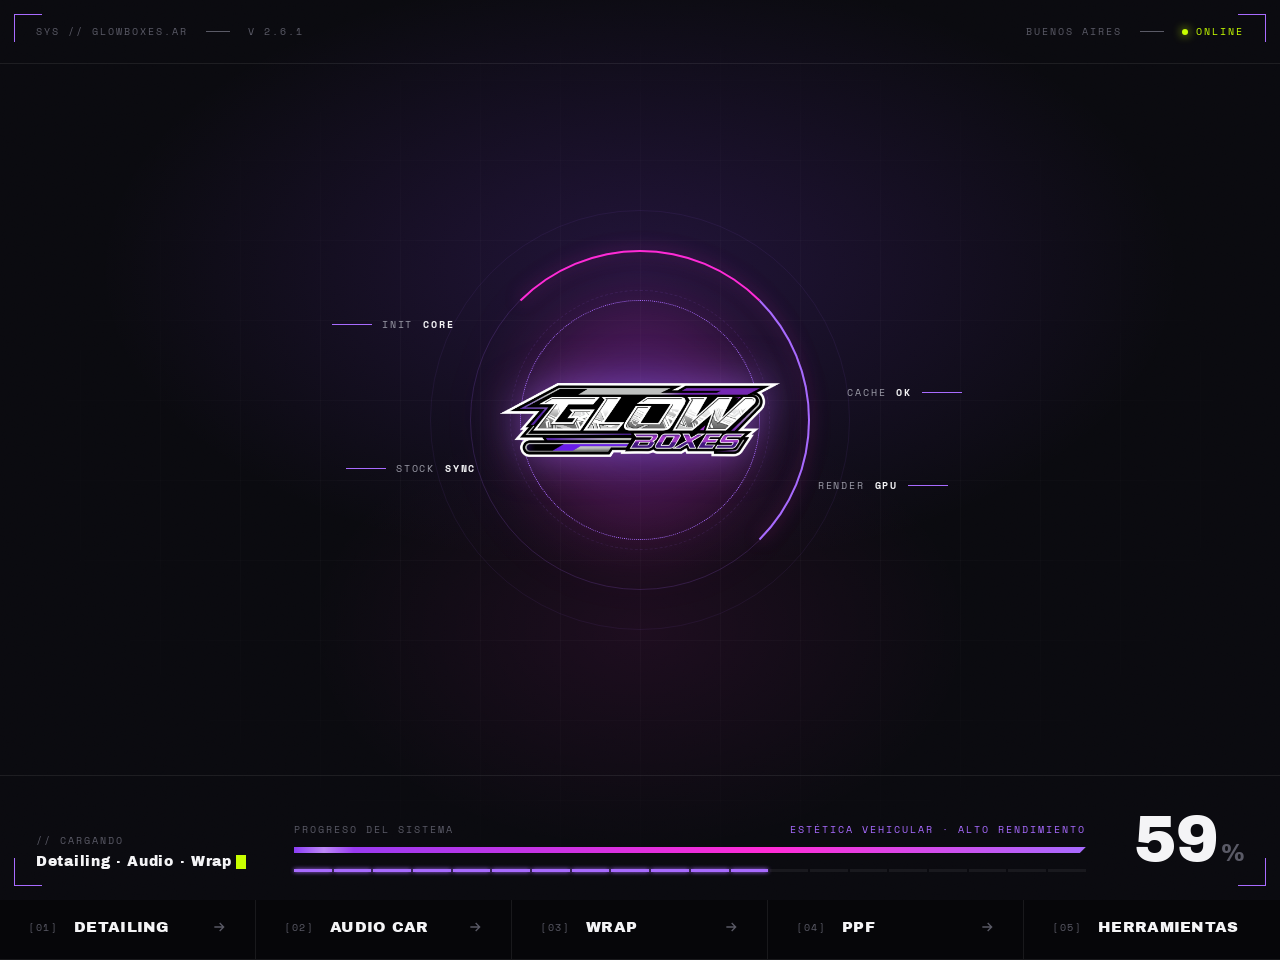
<file: index.html>
<!DOCTYPE html>
<html lang="es">
<head>
<meta charset="UTF-8">
<meta name="viewport" content="width=device-width, initial-scale=1.0">
<title>GLOW BOXES — Estética Vehicular de Alto Rendimiento</title>
<link rel="preconnect" href="https://fonts.googleapis.com">
<link rel="preconnect" href="https://fonts.gstatic.com" crossorigin>
<link href="https://fonts.googleapis.com/css2?family=Bebas+Neue&family=Archivo+Black&family=Space+Mono:wght@400;700&family=Barlow+Condensed:wght@300;400;500;600;700;800;900&display=swap" rel="stylesheet">
<link rel="stylesheet" href="css/preloading.css">
<link rel="stylesheet" href="css/index.css">
</head>
<body>

<!-- PRELOADER OVERLAY -->
<div class="preloader" id="preloader">
  <span class="corner tl"></span>
  <span class="corner tr"></span>
  <span class="corner bl"></span>
  <span class="corner br"></span>
  <div class="pl-top">
    <div class="left">
      <span>SYS // GLOWBOXES.AR</span>
      <span class="dash"></span>
      <span>v 2.6.1</span>
    </div>
    <div class="right">
      <span>BUENOS AIRES</span>
      <span class="dash"></span>
      <span class="live">ONLINE</span>
    </div>
  </div>
  <div class="pl-center">
    <div class="stage">
      <div class="rings">
        <div class="ring-glow"></div>
        <div class="ring r3"></div>
        <div class="ring r2"></div>
        <div class="ring r1"></div>
        <div class="ring r4"></div>
        <div class="arc"></div>
      </div>
      <span class="data-label dl-1"><span class="line"></span>INIT <span class="val">CORE</span></span>
      <span class="data-label dl-2">CACHE <span class="val">OK</span><span class="line"></span></span>
      <span class="data-label dl-3"><span class="line"></span>STOCK <span class="val">SYNC</span></span>
      <span class="data-label dl-4">RENDER <span class="val">GPU</span><span class="line"></span></span>
      <img src="img/logo.png" alt="Glow Boxes" class="pl-logo">
    </div>
  </div>
  <div class="pl-bottom">
    <div class="pl-meta">
      <span class="label">// Cargando</span>
      <span class="value" id="status">Iniciando<span class="cursor"></span></span>
    </div>
    <div class="progress-wrap">
      <div class="progress-top">
        <span>PROGRESO DEL SISTEMA</span>
        <span class="right-tag">ESTÉTICA VEHICULAR · ALTO RENDIMIENTO</span>
      </div>
      <div class="progress-bar">
        <div class="progress-fill" id="fill"></div>
      </div>
      <div class="progress-segments" id="segments"></div>
    </div>
    <div class="pl-percent">
      <span class="num" id="percent">00</span><span class="sym">%</span>
    </div>
  </div>
</div>

<!-- Top ticker -->
<div class="ticker">
  <div class="ticker-track">
    <span><span class="dot"></span>ENVÍOS A TODO EL PAÍS</span>
    <span>★ DETAILING PROFESIONAL</span>
    <span>● AUDIO CAR / WRAP / PPF</span>
    <span><span class="dot"></span>NUEVO STOCK SEMANAL</span>
    <span>★ HERRAMIENTAS PRO</span>
    <span>● ESTÉTICA VEHICULAR DE ALTO RENDIMIENTO</span>
    <!-- duplicate for loop -->
    <span><span class="dot"></span>ENVÍOS A TODO EL PAÍS</span>
    <span>★ DETAILING PROFESIONAL</span>
    <span>● AUDIO CAR / WRAP / PPF</span>
    <span><span class="dot"></span>NUEVO STOCK SEMANAL</span>
    <span>★ HERRAMIENTAS PRO</span>
    <span>● ESTÉTICA VEHICULAR DE ALTO RENDIMIENTO</span>
  </div>
</div>

<!-- Navigation -->
<nav>
  <div class="logo-wrap">
    <img src="img/logo.png" alt="Glow Boxes">
  </div>
  <div class="nav-links">
    <a href="#" class="active">Productos</a>
    <a href="#">Quiénes Somos</a>
    <a href="#">Categorías</a>
    <a href="#">Marcas</a>
    <a href="#">Contacto</a>
  </div>
  <div class="nav-actions">
    <button class="icon-btn" aria-label="Buscar">
      <svg width="16" height="16" viewBox="0 0 24 24" fill="none" stroke="currentColor" stroke-width="2"><circle cx="11" cy="11" r="7"/><path d="m21 21-4.3-4.3"/></svg>
    </button>
    <button class="icon-btn" aria-label="Favoritos">
      <svg width="16" height="16" viewBox="0 0 24 24" fill="none" stroke="currentColor" stroke-width="2"><path d="M19 14c1.49-1.46 3-3.21 3-5.5A5.5 5.5 0 0 0 16.5 3c-1.76 0-3 .5-4.5 2-1.5-1.5-2.74-2-4.5-2A5.5 5.5 0 0 0 2 8.5c0 2.29 1.51 4.04 3 5.5l7 7Z"/></svg>
    </button>
    <button class="icon-btn" aria-label="Carrito">
      <svg width="16" height="16" viewBox="0 0 24 24" fill="none" stroke="currentColor" stroke-width="2"><path d="M6 2 3 6v14a2 2 0 0 0 2 2h14a2 2 0 0 0 2-2V6l-3-4Z"/><path d="M3 6h18"/><path d="M16 10a4 4 0 0 1-8 0"/></svg>
      <span class="badge">02</span>
    </button>
    <a href="login.html" class="btn-login-nav">Login</a>
  </div>
</nav>

<!-- HERO -->
<section class="hero">
  <div class="hero-left">
    <div class="breadcrumb">
      <span>SHOP</span><span class="dash"></span>
      <span>SHAMPOO</span><span class="dash"></span>
      <span class="live">EN STOCK</span>
    </div>

    <span class="category-tag">SHAMPOO PH NEUTRO · SNOW FOAM</span>

    <h1 class="product-title">
      <span class="accent">FOAM</span><br>
      <span class="outline">BEAST</span> <span style="font-size:.55em;color:var(--violet-glow);font-family:'Space Mono',monospace;letter-spacing:.05em">/banana</span>
    </h1>

    <p class="product-desc">
      Shampoo de pH neutro de altísima espuma. Formulado para snow foam y lavado a mano con resultado glass-finish. Activos cítricos que arrastran suciedad sin atacar ceras ni sellantes. <strong style="color:var(--ink)">Espuma extrema, limpieza total.</strong>
    </p>

    <div class="specs">
      <div class="spec">
        <div class="spec-label">Volumen</div>
        <div class="spec-value">500 <span class="unit">ML</span></div>
      </div>
      <div class="spec">
        <div class="spec-label">Dilución</div>
        <div class="spec-value">1:400</div>
      </div>
      <div class="spec">
        <div class="spec-label">PH</div>
        <div class="spec-value">7.0</div>
      </div>
    </div>

    <div class="cta-row">
      <div class="price-block">
        <span class="price-label">Precio</span>
        <div class="price"><span class="currency">$</span>11.999</div>
      </div>
      <button class="btn-buy">
        Comprar Ahora
        <svg viewBox="0 0 24 24" fill="none" stroke="currentColor" stroke-width="2.5"><path d="M5 12h14m-6-6 6 6-6 6"/></svg>
      </button>
    </div>
  </div>

  <div class="arrow-btns-center">
    <button class="nav-btn" aria-label="Anterior">
      <svg width="18" height="18" viewBox="0 0 24 24" fill="none" stroke="currentColor" stroke-width="2"><path d="m15 18-6-6 6-6"/></svg>
    </button>
    <button class="nav-btn next" aria-label="Siguiente">
      <svg width="18" height="18" viewBox="0 0 24 24" fill="none" stroke="currentColor" stroke-width="2.5"><path d="m9 18 6-6-6-6"/></svg>
    </button>
  </div>

  <div class="hero-right">
    <div class="product-stage">
      <div class="rings">
        <div class="ring-glow"></div>
        <div class="ring r3"></div>
        <div class="ring r1"></div>
        <div class="ring r2"></div>
      </div>
      <img src="img/producto1.png" alt="Foam Beast Banana 500ml" class="product-img">
    </div>
    <div class="pagination">
      <span class="current">04</span>
      <span class="sep">/</span>
      <span class="total">04</span>
    </div>
  </div>

</section>

<!-- Category Strip -->
<section class="cat-strip">
  <div class="cat">
    <span class="cat-num">[01]</span>
    <span class="cat-name">Detailing</span>
    <svg class="cat-arrow" width="16" height="16" viewBox="0 0 24 24" fill="none" stroke="currentColor" stroke-width="2"><path d="M5 12h14m-6-6 6 6-6 6"/></svg>
  </div>
  <div class="cat">
    <span class="cat-num">[02]</span>
    <span class="cat-name">Audio Car</span>
    <svg class="cat-arrow" width="16" height="16" viewBox="0 0 24 24" fill="none" stroke="currentColor" stroke-width="2"><path d="M5 12h14m-6-6 6 6-6 6"/></svg>
  </div>
  <div class="cat">
    <span class="cat-num">[03]</span>
    <span class="cat-name">Wrap</span>
    <svg class="cat-arrow" width="16" height="16" viewBox="0 0 24 24" fill="none" stroke="currentColor" stroke-width="2"><path d="M5 12h14m-6-6 6 6-6 6"/></svg>
  </div>
  <div class="cat">
    <span class="cat-num">[04]</span>
    <span class="cat-name">PPF</span>
    <svg class="cat-arrow" width="16" height="16" viewBox="0 0 24 24" fill="none" stroke="currentColor" stroke-width="2"><path d="M5 12h14m-6-6 6 6-6 6"/></svg>
  </div>
  <div class="cat">
    <span class="cat-num">[05]</span>
    <span class="cat-name">Herramientas</span>
    <svg class="cat-arrow" width="16" height="16" viewBox="0 0 24 24" fill="none" stroke="currentColor" stroke-width="2"><path d="M5 12h14m-6-6 6 6-6 6"/></svg>
  </div>
</section>

<script src="js/preloader.js"></script>

</body>
</html>
</file>
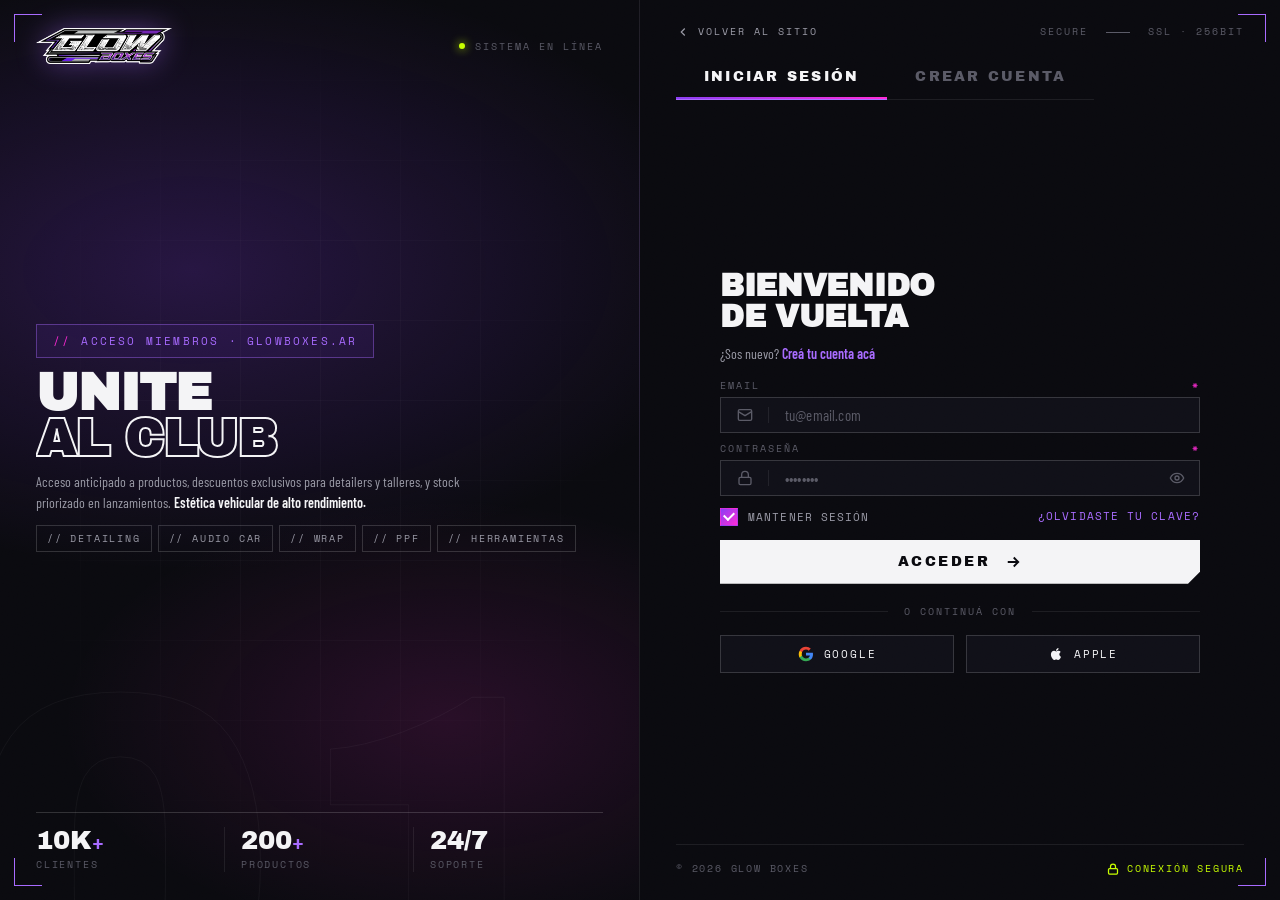
<file: login.html>
<!DOCTYPE html>
<html lang="es">
<head>
<meta charset="UTF-8">
<meta name="viewport" content="width=device-width, initial-scale=1.0">
<title>GLOW BOXES — Iniciar Sesión</title>
<link rel="preconnect" href="https://fonts.googleapis.com">
<link rel="preconnect" href="https://fonts.gstatic.com" crossorigin>
<link href="https://fonts.googleapis.com/css2?family=Archivo+Black&family=Bebas+Neue&family=Space+Mono:wght@400;700&family=Barlow+Condensed:wght@300;400;500;600;700;800;900&display=swap" rel="stylesheet">
<link rel="stylesheet" href="css/login.css">
</head>
<body>

<!-- Corner brackets -->
<span class="corner tl"></span>
<span class="corner tr"></span>
<span class="corner bl"></span>
<span class="corner br"></span>

<div class="auth-shell">

  <!-- ====== LEFT BRAND PANEL ====== -->
  <aside class="brand-panel">
    <div class="brand-top">
      <a href="index.html" class="brand-logo"><img src="img/logo.png" alt="Glow Boxes"></a>
      <span class="brand-status">SISTEMA EN LÍNEA</span>
    </div>

    <div class="brand-center">
      <span class="brand-tag">ACCESO MIEMBROS · GLOWBOXES.AR</span>
      <h1 class="brand-headline">
        <span class="accent">UNITE</span><br>
        <span class="outline">AL CLUB</span>
      </h1>
      <p class="brand-sub">
        Acceso anticipado a productos, descuentos exclusivos para detailers y talleres, y stock priorizado en lanzamientos. <strong>Estética vehicular de alto rendimiento.</strong>
      </p>

      <div class="feature-chips">
        <span class="chip">// Detailing</span>
        <span class="chip">// Audio Car</span>
        <span class="chip">// Wrap</span>
        <span class="chip">// PPF</span>
        <span class="chip">// Herramientas</span>
      </div>
    </div>

    <div class="brand-stats">
      <div class="stat">
        <div class="stat-num">10K<span class="plus">+</span></div>
        <div class="stat-label">Clientes</div>
      </div>
      <div class="stat">
        <div class="stat-num">200<span class="plus">+</span></div>
        <div class="stat-label">Productos</div>
      </div>
      <div class="stat">
        <div class="stat-num">24/7</div>
        <div class="stat-label">Soporte</div>
      </div>
    </div>
  </aside>

  <!-- ====== RIGHT FORM PANEL ====== -->
  <main class="form-panel">
    <div class="form-top">
      <a href="index.html" class="back-link">
        <svg viewBox="0 0 24 24" fill="none" stroke="currentColor" stroke-width="2"><path d="m15 18-6-6 6-6"/></svg>
        Volver al sitio
      </a>
      <div>
        <span>SECURE</span>
        <span class="dash"></span>
        <span>SSL · 256BIT</span>
      </div>
    </div>

    <div class="auth-tabs">
      <button class="tab active" data-tab="login">Iniciar Sesión</button>
      <button class="tab" data-tab="register">Crear Cuenta</button>
    </div>

    <div class="form-wrap">

      <!-- ===== LOGIN FORM ===== -->
      <form class="form" id="form-login" onsubmit="event.preventDefault();handleSubmit('login')">
        <div>
          <h2 class="form-title">Bienvenido<br>de vuelta</h2>
          <p class="form-subtitle">¿Sos nuevo? <a href="#" data-switch="register">Creá tu cuenta acá</a></p>
        </div>

        <div class="field">
          <label class="field-label" for="login-email">Email <span class="required">*</span></label>
          <div class="input-wrap">
            <span class="input-icon">
              <svg viewBox="0 0 24 24" fill="none" stroke="currentColor" stroke-width="2"><rect x="2" y="4" width="20" height="16" rx="2"/><path d="m2 7 10 6 10-6"/></svg>
            </span>
            <input class="input" type="email" id="login-email" placeholder="tu@email.com" required autocomplete="email">
          </div>
        </div>

        <div class="field">
          <label class="field-label" for="login-pass">
            Contraseña <span class="required">*</span>
          </label>
          <div class="input-wrap">
            <span class="input-icon">
              <svg viewBox="0 0 24 24" fill="none" stroke="currentColor" stroke-width="2"><rect x="3" y="11" width="18" height="11" rx="2"/><path d="M7 11V7a5 5 0 0 1 10 0v4"/></svg>
            </span>
            <input class="input" type="password" id="login-pass" placeholder="••••••••" required autocomplete="current-password">
            <span class="input-suffix" onclick="togglePass('login-pass',this)" aria-label="Mostrar contraseña">
              <svg viewBox="0 0 24 24" fill="none" stroke="currentColor" stroke-width="2"><path d="M2 12s3-7 10-7 10 7 10 7-3 7-10 7-10-7-10-7Z"/><circle cx="12" cy="12" r="3"/></svg>
            </span>
          </div>
        </div>

        <div class="form-row">
          <label class="check">
            <input type="checkbox" checked>
            <span class="box"></span>
            Mantener sesión
          </label>
          <a href="#" class="forgot">¿Olvidaste tu clave?</a>
        </div>

        <button type="submit" class="btn-submit">
          Acceder
          <svg viewBox="0 0 24 24" fill="none" stroke="currentColor" stroke-width="2.5"><path d="M5 12h14m-6-6 6 6-6 6"/></svg>
        </button>

        <div class="divider"><span>o continuá con</span></div>

        <div class="social-row">
          <button type="button" class="btn-social">
            <svg viewBox="0 0 24 24"><path fill="#4285F4" d="M22.5 12.3c0-.8-.1-1.5-.2-2.2H12v4.2h5.9c-.3 1.4-1 2.5-2.2 3.3v2.7h3.6c2.1-1.9 3.2-4.7 3.2-8z"/><path fill="#34A853" d="M12 23c2.9 0 5.4-1 7.2-2.6l-3.6-2.7c-1 .7-2.3 1.1-3.6 1.1-2.8 0-5.1-1.9-6-4.4H2.3v2.8C4.1 20.7 7.8 23 12 23z"/><path fill="#FBBC05" d="M6 14.4c-.2-.7-.4-1.4-.4-2.1s.1-1.5.4-2.1V7.4H2.3c-.8 1.5-1.2 3.1-1.2 4.9s.5 3.4 1.2 4.9L6 14.4z"/><path fill="#EA4335" d="M12 5.4c1.6 0 3 .5 4.1 1.6l3.1-3.1C17.4 2.2 14.9 1 12 1 7.8 1 4.1 3.3 2.3 6.7L6 9.5C6.9 7.1 9.2 5.4 12 5.4z"/></svg>
            Google
          </button>
          <button type="button" class="btn-social">
            <svg viewBox="0 0 24 24" fill="currentColor"><path d="M17.05 20.28c-.98.95-2.05.8-3.08.35-1.09-.46-2.09-.48-3.24 0-1.44.62-2.2.44-3.06-.35C2.79 15.25 3.51 7.59 9.05 7.31c1.35.07 2.29.74 3.08.8 1.18-.24 2.31-.93 3.57-.84 1.51.12 2.65.72 3.4 1.8-3.12 1.87-2.38 5.98.48 7.13-.57 1.5-1.31 2.99-2.54 4.09zM12.03 7.25c-.15-2.23 1.66-4.07 3.74-4.25.29 2.58-2.34 4.5-3.74 4.25z"/></svg>
            Apple
          </button>
        </div>
      </form>

      <!-- ===== REGISTER FORM ===== -->
      <form class="form hidden" id="form-register" onsubmit="event.preventDefault();handleSubmit('register')">
        <div>
          <h2 class="form-title">Creá tu cuenta</h2>
          <p class="form-subtitle">¿Ya tenés cuenta? <a href="#" data-switch="login">Iniciá sesión</a></p>
        </div>

        <div class="field-row">
          <div class="field">
            <label class="field-label" for="reg-nombre">Nombre <span class="required">*</span></label>
            <div class="input-wrap">
              <span class="input-icon">
                <svg viewBox="0 0 24 24" fill="none" stroke="currentColor" stroke-width="2"><path d="M20 21v-2a4 4 0 0 0-4-4H8a4 4 0 0 0-4 4v2"/><circle cx="12" cy="7" r="4"/></svg>
              </span>
              <input class="input" type="text" id="reg-nombre" placeholder="Juan" required>
            </div>
          </div>
          <div class="field">
            <label class="field-label" for="reg-apellido">Apellido <span class="required">*</span></label>
            <div class="input-wrap">
              <input class="input" type="text" id="reg-apellido" placeholder="Pérez" required style="padding-left:16px">
            </div>
          </div>
        </div>

        <div class="field">
          <label class="field-label" for="reg-email">Email <span class="required">*</span></label>
          <div class="input-wrap">
            <span class="input-icon">
              <svg viewBox="0 0 24 24" fill="none" stroke="currentColor" stroke-width="2"><rect x="2" y="4" width="20" height="16" rx="2"/><path d="m2 7 10 6 10-6"/></svg>
            </span>
            <input class="input" type="email" id="reg-email" placeholder="tu@email.com" required autocomplete="email">
          </div>
        </div>

        <div class="field">
          <label class="field-label" for="reg-pass">
            Contraseña <span class="required">*</span>
            <span class="hint">Mín. 8 caracteres</span>
          </label>
          <div class="input-wrap">
            <span class="input-icon">
              <svg viewBox="0 0 24 24" fill="none" stroke="currentColor" stroke-width="2"><rect x="3" y="11" width="18" height="11" rx="2"/><path d="M7 11V7a5 5 0 0 1 10 0v4"/></svg>
            </span>
            <input class="input" type="password" id="reg-pass" placeholder="••••••••" required autocomplete="new-password" oninput="checkStrength(this.value)">
            <span class="input-suffix" onclick="togglePass('reg-pass',this)">
              <svg viewBox="0 0 24 24" fill="none" stroke="currentColor" stroke-width="2"><path d="M2 12s3-7 10-7 10 7 10 7-3 7-10 7-10-7-10-7Z"/><circle cx="12" cy="12" r="3"/></svg>
            </span>
          </div>
          <div class="strength" id="strength">
            <div class="strength-bar"></div>
            <div class="strength-bar"></div>
            <div class="strength-bar"></div>
            <div class="strength-bar"></div>
          </div>
          <div class="strength-text" id="strength-text">// Seguridad: --</div>
        </div>

        <label class="check" style="margin-top:4px">
          <input type="checkbox" id="reg-terms" required>
          <span class="box"></span>
          Acepto los términos y condiciones
        </label>

        <button type="submit" class="btn-submit">
          Crear Cuenta
          <svg viewBox="0 0 24 24" fill="none" stroke="currentColor" stroke-width="2.5"><path d="M5 12h14m-6-6 6 6-6 6"/></svg>
        </button>

        <p class="terms">
          Al registrarte aceptás nuestros <a href="#">Términos de Servicio</a> y <a href="#">Política de Privacidad</a>. Tus datos están protegidos.
        </p>
      </form>

    </div>

    <div class="form-foot">
      <span>© 2026 GLOW BOXES</span>
      <span class="secure">
        <svg viewBox="0 0 24 24" fill="none" stroke="currentColor" stroke-width="2.5"><rect x="3" y="11" width="18" height="11" rx="2"/><path d="M7 11V7a5 5 0 0 1 10 0v4"/></svg>
        CONEXIÓN SEGURA
      </span>
    </div>
  </main>

</div>

<script src="js/login.js"></script>
</body>
</html>
</file>
<file: css/preloading.css>
:root{
    --bg-0:#0a0a0f;
    --bg-1:#101018;
    --ink:#f4f4f6;
    --ink-dim:#9a9aa6;
    --ink-mute:#5a5a66;
    --violet:#8b3df5;
    --violet-deep:#5b1fb8;
    --violet-glow:#a86bff;
    --magenta:#ff2bd6;
    --acid:#c8ff00;
    --line:rgba(255,255,255,.08);
    --line-strong:rgba(255,255,255,.16);
  }
  *{margin:0;padding:0;box-sizing:border-box}

  /* ====== PRELOADER ====== */
  .preloader{
    position:fixed;inset:0;z-index:9999;
    background:
      radial-gradient(900px 500px at 50% 30%, rgba(139,61,245,.18), transparent 60%),
      radial-gradient(600px 400px at 50% 70%, rgba(255,43,214,.08), transparent 55%),
      var(--bg-0);
    display:grid;
    grid-template-rows:auto 1fr auto;
    overflow:hidden;
  }

  /* Grain */
  .preloader::before{
    content:"";position:absolute;inset:0;pointer-events:none;opacity:.05;
    background-image:url("data:image/svg+xml;utf8,<svg xmlns='http://www.w3.org/2000/svg' width='200' height='200'><filter id='n'><feTurbulence type='fractalNoise' baseFrequency='0.9' numOctaves='2'/></filter><rect width='100%25' height='100%25' filter='url(%23n)'/></svg>");
    mix-blend-mode:overlay;
  }

  /* Grid lines */
  .preloader::after{
    content:"";position:absolute;inset:0;pointer-events:none;
    background-image:
      linear-gradient(rgba(255,255,255,.025) 1px,transparent 1px),
      linear-gradient(90deg,rgba(255,255,255,.025) 1px,transparent 1px);
    background-size:80px 80px;
    mask-image:radial-gradient(ellipse at center,#000 30%,transparent 75%);
  }

  /* ====== TOP BAR ====== */
  .pl-top{
    position:relative;z-index:3;
    display:flex;justify-content:space-between;align-items:center;
    padding:24px 36px;
    border-bottom:1px solid var(--line);
  }
  .pl-top .left,
  .pl-top .right{
    display:flex;align-items:center;gap:18px;
    font-family:'Space Mono',monospace;font-size:10px;
    letter-spacing:.2em;color:var(--ink-mute);text-transform:uppercase;
  }
  .pl-top .dash{width:24px;height:1px;background:var(--ink-mute)}
  .pl-top .live{
    color:var(--acid);display:inline-flex;align-items:center;gap:8px;
  }
  .pl-top .live::before{
    content:"";width:6px;height:6px;background:var(--acid);border-radius:50%;
    box-shadow:0 0 10px var(--acid);animation:pulse 1.4s infinite;
  }
  @keyframes pulse{0%,100%{opacity:1}50%{opacity:.3}}

  /* Corner brackets */
  .corner{
    position:absolute;width:28px;height:28px;
    border:1px solid var(--violet-glow);
    z-index:3;pointer-events:none;
  }
  .corner.tl{top:14px;left:14px;border-right:none;border-bottom:none}
  .corner.tr{top:14px;right:14px;border-left:none;border-bottom:none}
  .corner.bl{bottom:14px;left:14px;border-right:none;border-top:none}
  .corner.br{bottom:14px;right:14px;border-left:none;border-top:none}

  /* ====== CENTER STAGE ====== */
  .pl-center{
    position:relative;z-index:2;
    display:grid;place-items:center;
    padding:20px;
  }

  .stage{
    position:relative;
    display:grid;place-items:center;
    width:100%;max-width:700px;
    height:340px;
  }

  /* Concentric rings */
  .rings{
    position:absolute;inset:0;display:grid;place-items:center;pointer-events:none;
  }
  .ring{
    position:absolute;border-radius:50%;
    border:1px solid rgba(168,107,255,.18);
  }
  .ring.r1{width:340px;height:340px;animation:rot 14s linear infinite}
  .ring.r2{width:440px;height:440px;border-style:dashed;border-color:rgba(168,107,255,.14);animation:rot 22s linear infinite reverse}
  .ring.r3{width:540px;height:540px;border-color:rgba(168,107,255,.08)}
  .ring.r4{
    width:240px;height:240px;
    border:1px solid var(--violet-glow);border-style:dotted;
    animation:rot 8s linear infinite;
  }
  @keyframes rot{to{transform:rotate(360deg)}}

  /* Active arc on a ring (the "loading sweep") */
  .arc{
    position:absolute;width:340px;height:340px;border-radius:50%;
    border:2px solid transparent;
    border-top-color:var(--magenta);
    border-right-color:var(--violet-glow);
    animation:rot 1.6s cubic-bezier(.7,0,.3,1) infinite;
    filter:drop-shadow(0 0 8px rgba(255,43,214,.5));
  }

  /* Glow */
  .ring-glow{
    position:absolute;width:280px;height:280px;border-radius:50%;
    background:radial-gradient(circle,rgba(139,61,245,.5),rgba(255,43,214,.25) 40%,transparent 70%);
    filter:blur(40px);
    animation:breathe 2.4s ease-in-out infinite;
  }
  @keyframes breathe{0%,100%{transform:scale(.9);opacity:.6}50%{transform:scale(1.05);opacity:1}}

  /* Logo */
  .pl-logo{
    position:relative;z-index:5;
    width:280px;max-width:60vw;
    filter:drop-shadow(0 0 20px rgba(168,107,255,.5));
    animation:logoIn 1.2s cubic-bezier(.16,1,.3,1) both, logoFloat 4s ease-in-out 1.2s infinite;
  }
  @keyframes logoIn{
    from{opacity:0;transform:scale(.85);filter:blur(8px) drop-shadow(0 0 0 rgba(168,107,255,0))}
    to{opacity:1;transform:scale(1);filter:blur(0) drop-shadow(0 0 20px rgba(168,107,255,.5))}
  }
  @keyframes logoFloat{
    0%,100%{transform:translateY(0)}
    50%{transform:translateY(-6px)}
  }

  /* Floating data labels around logo */
  .data-label{
    position:absolute;z-index:6;
    font-family:'Space Mono',monospace;font-size:10px;
    letter-spacing:.18em;text-transform:uppercase;color:var(--ink-dim);
    display:flex;align-items:center;gap:10px;
    opacity:0;animation:fadeIn .6s ease forwards;
  }
  .data-label .line{width:36px;height:1px;background:var(--violet-glow)}
  .data-label .val{color:var(--ink);font-weight:700}

  .data-label.dl-1{top:calc(50% - 24px);left:1%;animation-delay:.6s}
  .data-label.dl-2{top:calc(50% - 24px);right:1%;animation-delay:.8s}
  .data-label.dl-3{top:calc(50% + 10px);left:1%;animation-delay:1s}
  .data-label.dl-4{top:calc(50% + 10px);right:1%;animation-delay:1.2s}
  @keyframes fadeIn{to{opacity:1}}

  /* ====== BOTTOM PROGRESS ====== */
  .pl-bottom{
    position:relative;z-index:3;
    padding:32px 36px 28px;
    border-top:1px solid var(--line);
    display:grid;
    grid-template-columns:auto 1fr auto;
    align-items:end;gap:48px;
  }

  .pl-meta{
    display:flex;flex-direction:column;gap:6px;
  }
  .pl-meta .label{
    font-family:'Space Mono',monospace;font-size:10px;
    letter-spacing:.2em;color:var(--ink-mute);text-transform:uppercase;
  }
  .pl-meta .value{
    font-family:'Archivo Black',sans-serif;font-size:14px;
    color:var(--ink);letter-spacing:.05em;
    min-height:18px;
  }
  .pl-meta .value .cursor{
    display:inline-block;width:10px;height:14px;
    background:var(--acid);margin-left:4px;
    vertical-align:middle;animation:blink 1s steps(2) infinite;
  }
  @keyframes blink{50%{opacity:0}}

  /* Progress center */
  .progress-wrap{
    display:flex;flex-direction:column;gap:10px;
    width:100%;
  }
  .progress-top{
    display:flex;justify-content:space-between;align-items:center;
    font-family:'Space Mono',monospace;font-size:10px;
    letter-spacing:.2em;color:var(--ink-mute);text-transform:uppercase;
  }
  .progress-top .right-tag{color:var(--violet-glow)}

  .progress-bar{
    position:relative;height:6px;background:rgba(255,255,255,.06);
    overflow:hidden;
    clip-path:polygon(0 0,100% 0,calc(100% - 6px) 100%,0 100%);
  }
  .progress-fill{
    position:absolute;top:0;left:0;bottom:0;width:0;
    background:linear-gradient(90deg,var(--violet),var(--magenta) 60%,var(--violet-glow));
    box-shadow:0 0 12px var(--magenta);
    animation:fill 4s cubic-bezier(.65,.05,.36,1) forwards;
  }
  @keyframes fill{
    0%{width:0}
    25%{width:32%}
    55%{width:58%}
    78%{width:74%}
    100%{width:100%}
  }
  /* Scanline on bar */
  .progress-bar::after{
    content:"";position:absolute;top:0;bottom:0;width:60px;
    background:linear-gradient(90deg,transparent,rgba(255,255,255,.4),transparent);
    animation:scan 1.4s linear infinite;
  }
  @keyframes scan{from{left:-60px}to{left:100%}}

  .progress-segments{
    display:grid;grid-template-columns:repeat(20,1fr);gap:2px;
    margin-top:6px;
  }
  .seg{height:3px;background:rgba(255,255,255,.06)}
  .seg.on{background:var(--violet-glow);box-shadow:0 0 4px var(--violet-glow)}

  .pl-percent{
    font-family:'Archivo Black',sans-serif;
    font-size:64px;line-height:1;color:var(--ink);
    letter-spacing:-.02em;
    display:flex;align-items:baseline;gap:4px;
  }
  .pl-percent .num{
    color:var(--ink);
  }
  .pl-percent .sym{font-size:24px;color:var(--ink-mute)}

  /* ====== EXIT ANIMATION ====== */
  .preloader.done{
    animation:exit 0.9s cubic-bezier(.76,0,.24,1) forwards;
  }
  @keyframes exit{
    0%{transform:translateY(0)}
    100%{transform:translateY(-100%)}
  }

  /* Responsive */
  @media (max-width:640px){
    .pl-top,.pl-bottom{padding:18px 20px}
    .pl-bottom{grid-template-columns:1fr;gap:24px}
    .pl-percent{font-size:48px;justify-self:end}
    .ring.r1{width:260px;height:260px}
    .ring.r2{width:340px;height:340px}
    .ring.r3{width:420px;height:420px}
    .ring.r4{width:180px;height:180px}
    .arc{width:260px;height:260px}
    .data-label{font-size:9px}
    .pl-top .left span:nth-child(n+3),
    .pl-top .right span:nth-child(-n+2){display:none}
  }
</file>
<file: css/index.css>
:root{
    --bg-0:#0a0a0f;
    --bg-1:#101018;
    --bg-2:#16161f;
    --ink:#f4f4f6;
    --ink-dim:#9a9aa6;
    --ink-mute:#5a5a66;
    --violet:#8b3df5;
    --violet-deep:#5b1fb8;
    --violet-glow:#a86bff;
    --magenta:#ff2bd6;
    --acid:#c8ff00;
    --line:rgba(255,255,255,.08);
    --line-strong:rgba(255,255,255,.16);
  }
  *{margin:0;padding:0;box-sizing:border-box}
  html,body{background:var(--bg-0);color:var(--ink);font-family:'Barlow Condensed',sans-serif;overflow-x:hidden}
  body{
    background:
      radial-gradient(1200px 600px at 85% -10%, rgba(139,61,245,.18), transparent 60%),
      radial-gradient(900px 500px at -10% 30%, rgba(255,43,214,.08), transparent 55%),
      var(--bg-0);
  }
  a{color:inherit;text-decoration:none}
  button{font-family:inherit;cursor:pointer;border:none;background:none;color:inherit}
  img{display:block;max-width:100%}

  /* Subtle grain overlay */
  body::before{
    content:"";position:fixed;inset:0;pointer-events:none;z-index:1;opacity:.05;
    background-image:url("data:image/svg+xml;utf8,<svg xmlns='http://www.w3.org/2000/svg' width='200' height='200'><filter id='n'><feTurbulence type='fractalNoise' baseFrequency='0.9' numOctaves='2'/></filter><rect width='100%25' height='100%25' filter='url(%23n)'/></svg>");
    mix-blend-mode:overlay;
  }

  /* ====== TOP UTILITY BAR ====== */
  .ticker{
    position:relative;z-index:5;
    background:linear-gradient(90deg,var(--violet-deep),var(--violet),var(--magenta),var(--violet));
    background-size:300% 100%;
    animation:slide 18s linear infinite;
    border-bottom:1px solid rgba(0,0,0,.4);
    overflow:hidden;
  }
  @keyframes slide{0%{background-position:0% 0}100%{background-position:300% 0}}
  .ticker-track{
    display:flex;gap:60px;padding:8px 0;white-space:nowrap;
    animation:tick 40s linear infinite;
    font-family:'Space Mono',monospace;font-size:11px;letter-spacing:.18em;color:#fff;text-transform:uppercase;font-weight:700;
  }
  @keyframes tick{from{transform:translateX(0)}to{transform:translateX(-50%)}}
  .ticker-track span{display:inline-flex;align-items:center;gap:14px}
  .ticker-track .dot{width:6px;height:6px;background:#fff;border-radius:50%;box-shadow:0 0 8px #fff}

  /* ====== NAV ====== */
  nav{
    position:relative;z-index:10;
    display:flex;align-items:center;justify-content:space-between;
    padding:22px 48px;
    border-bottom:1px solid var(--line);
    background:rgba(10,10,15,.7);backdrop-filter:blur(12px);
  }
  .logo-wrap{display:flex;align-items:center;gap:14px}
  .logo-wrap img{height:46px;width:auto;filter:drop-shadow(0 0 14px rgba(168,107,255,.4))}
  .nav-links{display:flex;align-items:center;gap:4px}
  .nav-links a{
    font-family:'Barlow Condensed',sans-serif;
    font-weight:600;font-size:13px;letter-spacing:.18em;text-transform:uppercase;
    padding:10px 18px;color:var(--ink-dim);
    border:1px solid transparent;
    transition:all .25s ease;position:relative;
  }
  .nav-links a:hover{color:var(--ink);border-color:var(--line-strong)}
  .nav-links a.active{
    color:var(--ink);
    background:linear-gradient(180deg,rgba(139,61,245,.18),rgba(139,61,245,.04));
    border:1px solid rgba(168,107,255,.35);
    box-shadow:inset 0 0 20px rgba(139,61,245,.15);
  }
  .nav-actions{display:flex;align-items:center;gap:8px}
  .icon-btn{
    width:42px;height:42px;display:grid;place-items:center;
    border:1px solid var(--line);border-radius:0;
    color:var(--ink-dim);transition:all .2s;
    position:relative;
  }
  .icon-btn:hover{color:var(--ink);border-color:var(--violet-glow);background:rgba(139,61,245,.08)}
  .btn-login-nav{
    padding:0 14px;height:42px;display:inline-flex;align-items:center;justify-content:center;
    border:1px solid var(--line);
    font-family:'Space Mono',monospace;font-size:11px;letter-spacing:.12em;text-transform:uppercase;
    color:var(--ink-dim);transition:all .2s;white-space:nowrap;
  }
  .btn-login-nav:hover{color:var(--ink);border-color:var(--violet-glow);background:rgba(139,61,245,.08)}
  .icon-btn .badge{
    position:absolute;top:-4px;right:-4px;
    background:var(--acid);color:#000;font-family:'Space Mono',monospace;
    font-size:9px;font-weight:700;padding:1px 5px;border-radius:2px;
  }

  /* ====== HERO ====== */
  .hero{
    position:relative;
    min-height:calc(100vh - 130px);
    display:grid;grid-template-columns:1.05fr 1fr;
    align-items:center;
    padding:0 48px;
    overflow:hidden;
  }

  /* Big background number */
  .hero::before{
    content:"01";
    position:absolute;left:-30px;bottom:-120px;
    font-family:'Archivo Black',sans-serif;
    font-size:540px;line-height:.8;
    color:transparent;
    -webkit-text-stroke:1px rgba(255,255,255,.04);
    pointer-events:none;
  }

  /* Grid lines */
  .hero::after{
    content:"";position:absolute;inset:0;pointer-events:none;
    background-image:
      linear-gradient(rgba(255,255,255,.025) 1px,transparent 1px),
      linear-gradient(90deg,rgba(255,255,255,.025) 1px,transparent 1px);
    background-size:80px 80px;
    mask-image:radial-gradient(ellipse at center,#000 30%,transparent 75%);
  }

  .hero-left{position:relative;z-index:3;padding:24px 0}

  .breadcrumb{
    display:flex;align-items:center;gap:14px;margin-bottom:12px;
    font-family:'Space Mono',monospace;font-size:11px;letter-spacing:.2em;
    color:var(--ink-mute);text-transform:uppercase;
  }
  .breadcrumb .dash{width:24px;height:1px;background:var(--ink-mute)}
  .breadcrumb .live{color:var(--acid);display:inline-flex;align-items:center;gap:8px}
  .breadcrumb .live::before{
    content:"";width:6px;height:6px;background:var(--acid);border-radius:50%;
    box-shadow:0 0 10px var(--acid);animation:pulse 1.6s infinite;
  }
  @keyframes pulse{0%,100%{opacity:1}50%{opacity:.4}}

  .category-tag{
    display:inline-flex;align-items:center;gap:10px;
    padding:8px 16px;
    border:1px solid rgba(168,107,255,.4);
    background:rgba(139,61,245,.08);
    font-family:'Space Mono',monospace;
    font-size:11px;letter-spacing:.2em;text-transform:uppercase;
    color:var(--violet-glow);margin-bottom:10px;
  }
  .category-tag::before{content:"//";color:var(--magenta)}

  h1.product-title{
    font-family:'Archivo Black',sans-serif;
    font-size:clamp(42px,5.5vw,90px);
    line-height:.88;letter-spacing:-.02em;text-transform:uppercase;
    margin-bottom:8px;
  }
  h1.product-title .accent{
    color:var(--ink);
    display:inline-block;
  }
  h1.product-title .outline{
    -webkit-text-stroke:2px var(--ink);color:transparent;
    display:inline-block;
  }

  .product-desc{
    max-width:480px;margin-top:10px;
    font-size:15px;line-height:1.45;color:var(--ink-dim);font-weight:400;
  }

  /* Specs strip */
  .specs{
    display:grid;grid-template-columns:repeat(3,1fr);gap:0;
    margin-top:18px;max-width:520px;
    border-top:1px solid var(--line-strong);
    border-bottom:1px solid var(--line-strong);
  }
  .spec{padding:10px 0;border-right:1px solid var(--line)}
  .spec:last-child{border-right:none;padding-left:18px}
  .spec:nth-child(2){padding-left:18px}
  .spec-label{
    font-family:'Space Mono',monospace;font-size:10px;
    letter-spacing:.18em;color:var(--ink-mute);text-transform:uppercase;
    margin-bottom:6px;
  }
  .spec-value{
    font-family:'Bebas Neue',sans-serif;font-size:24px;
    color:var(--ink);letter-spacing:.04em;
  }
  .spec-value .unit{color:var(--ink-mute);font-size:14px}

  /* CTA row */
  .cta-row{display:flex;align-items:center;gap:24px;margin-top:18px;flex-wrap:wrap}
  .price-block{display:flex;flex-direction:column}
  .price-label{
    font-family:'Space Mono',monospace;font-size:10px;
    letter-spacing:.2em;color:var(--ink-mute);text-transform:uppercase;
  }
  .price{
    font-family:'Archivo Black',sans-serif;font-size:38px;color:var(--ink);
    line-height:1;margin-top:4px;
  }
  .price .currency{color:var(--violet-glow);font-size:20px;vertical-align:top;margin-right:4px}

  .btn-buy{
    position:relative;
    padding:14px 28px;
    background:var(--ink);color:#0a0a0f;
    font-family:'Archivo Black',sans-serif;font-size:14px;
    letter-spacing:.18em;text-transform:uppercase;
    display:inline-flex;align-items:center;gap:14px;
    transition:all .25s;
    clip-path:polygon(0 0,100% 0,100% calc(100% - 12px),calc(100% - 12px) 100%,0 100%);
  }
  .btn-buy:hover{background:var(--acid);transform:translateX(4px)}
  .btn-buy svg{width:18px;height:18px}

  .btn-secondary{
    padding:12px 20px;border:1px solid var(--line-strong);
    font-family:'Space Mono',monospace;font-size:11px;letter-spacing:.2em;
    text-transform:uppercase;color:var(--ink-dim);transition:all .2s;
  }
  .btn-secondary:hover{color:var(--ink);border-color:var(--violet-glow);background:rgba(139,61,245,.08)}

  /* ====== HERO RIGHT — PRODUCT SHOWCASE ====== */
  .hero-right{
    position:relative;height:100%;min-height:80vh;
    display:grid;place-items:center;
    z-index:2;overflow:hidden;
  }

  .product-stage{
    position:relative;width:100%;height:100%;
    display:grid;place-items:center;
  }

  .hero-right .pagination{
    position:absolute;bottom:44px;right:0;
  }

  .arrow-btns-center{
    position:absolute;
    left:50%;transform:translateX(-50%);
    bottom:40px;
    display:flex;gap:8px;align-items:center;
    z-index:10;
  }
  .arrow-btns-center .nav-btn{
    width:48px;height:48px;
  }

  /* Concentric rings behind product */
  .rings{
    position:absolute;inset:0;display:grid;place-items:center;pointer-events:none;
  }
  .ring{
    position:absolute;border-radius:50%;
    border:1px solid rgba(168,107,255,.18);
  }
  .ring.r1{width:340px;height:340px;animation:rot 40s linear infinite}
  .ring.r2{width:260px;height:260px;border-style:dashed;border-color:rgba(168,107,255,.12);animation:rot 60s linear infinite reverse}
  .ring.r3{width:420px;height:420px;border-color:rgba(168,107,255,.08)}
  @keyframes rot{to{transform:rotate(360deg)}}

  /* Glow */
  .ring-glow{
    position:absolute;width:300px;height:300px;border-radius:50%;
    background:radial-gradient(circle,rgba(139,61,245,.4),rgba(255,43,214,.2) 40%,transparent 70%);
    filter:blur(30px);
    animation:breathe 4s ease-in-out infinite;
  }
  @keyframes breathe{0%,100%{transform:scale(1);opacity:.7}50%{transform:scale(1.08);opacity:1}}

  .product-img{
    position:relative;z-index:3;
    max-height:75vh;width:auto;
    filter:drop-shadow(0 40px 60px rgba(0,0,0,.6)) drop-shadow(0 0 30px rgba(168,107,255,.3));
    animation:float 6s ease-in-out infinite;
  }
  @keyframes float{0%,100%{transform:translateY(0)}50%{transform:translateY(-14px)}}

  /* Side data labels */
  .data-label{
    position:absolute;z-index:4;
    font-family:'Space Mono',monospace;font-size:10px;
    letter-spacing:.18em;text-transform:uppercase;color:var(--ink-dim);
    display:flex;align-items:center;gap:10px;
    padding:6px 0;
  }
  .data-label .line{width:40px;height:1px;background:var(--violet-glow)}
  .data-label .val{color:var(--ink);font-weight:700}

  .data-label.dl-1{top:18%;left:6%}
  .data-label.dl-2{top:38%;right:4%}
  .data-label.dl-3{bottom:24%;left:8%}
  .data-label.dl-4{bottom:14%;right:6%}

  /* Bottom strip — pagination + carousel */
  .hero-foot{
    position:relative;z-index:5;
    grid-column:1/-1;
    display:flex;align-items:center;justify-content:flex-start;
    padding:16px 0 24px;
    border-top:1px solid var(--line);
    margin-top:0;
  }
  .clientes{display:flex;align-items:center;gap:16px}
  .avatars{display:flex}
  .avatars .av{
    width:42px;height:42px;border-radius:50%;
    background:linear-gradient(135deg,var(--violet),var(--magenta));
    border:2px solid var(--bg-0);margin-left:-10px;
    display:grid;place-items:center;color:#fff;
    font-family:'Archivo Black',sans-serif;font-size:13px;
  }
  .avatars .av:first-child{margin-left:0}
  .avatars .av.a1{background:linear-gradient(135deg,#ff6b35,#f7c73a)}
  .avatars .av.a2{background:linear-gradient(135deg,#3a8dff,#8b3df5)}
  .avatars .av.a3{background:linear-gradient(135deg,#c8ff00,#3aff8b);color:#000}
  .clientes-text{display:flex;flex-direction:column}
  .clientes-text .big{font-family:'Archivo Black',sans-serif;font-size:18px;color:var(--ink);letter-spacing:.02em}
  .clientes-text .small{font-family:'Space Mono',monospace;font-size:10px;letter-spacing:.18em;color:var(--ink-mute);text-transform:uppercase}

  .carousel-nav{display:flex;align-items:center;gap:18px}
  .nav-btn{
    width:54px;height:54px;border:1px solid var(--line-strong);
    display:grid;place-items:center;color:var(--ink-dim);
    transition:all .2s;
  }
  .nav-btn:hover{border-color:var(--violet-glow);color:var(--ink);background:rgba(139,61,245,.08)}
  .nav-btn.next{background:var(--ink);color:#000;border-color:var(--ink)}
  .nav-btn.next:hover{background:var(--acid);border-color:var(--acid)}

  .pagination{
    display:flex;align-items:baseline;gap:4px;
    font-family:'Archivo Black',sans-serif;
  }
  .pagination .current{font-size:48px;color:var(--ink);line-height:1}
  .pagination .sep{color:var(--ink-mute);font-size:24px}
  .pagination .total{font-size:18px;color:var(--ink-mute)}
  .progress{
    width:140px;height:2px;background:var(--line-strong);position:relative;
    margin-left:14px;
  }
  .progress::after{content:"";position:absolute;left:0;top:0;bottom:0;width:100%;background:linear-gradient(90deg,var(--violet),var(--magenta))}

  /* ====== CATEGORY STRIP ====== */
  .cat-strip{
    position:relative;z-index:5;
    display:grid;grid-template-columns:repeat(5,1fr);
    border-top:1px solid var(--line);border-bottom:1px solid var(--line);
    background:rgba(0,0,0,.4);
  }
  .cat{
    padding:24px 28px;border-right:1px solid var(--line);
    display:flex;align-items:center;gap:16px;
    cursor:pointer;transition:all .25s;
    position:relative;overflow:hidden;
  }
  .cat:last-child{border-right:none}
  .cat::before{
    content:"";position:absolute;left:0;top:0;width:100%;height:2px;
    background:linear-gradient(90deg,var(--violet),var(--magenta));
    transform:scaleX(0);transform-origin:left;transition:transform .35s;
  }
  .cat:hover{background:rgba(139,61,245,.06)}
  .cat:hover::before{transform:scaleX(1)}
  .cat-num{
    font-family:'Space Mono',monospace;font-size:10px;color:var(--ink-mute);
    letter-spacing:.15em;
  }
  .cat-name{
    font-family:'Archivo Black',sans-serif;font-size:15px;
    text-transform:uppercase;letter-spacing:.02em;color:var(--ink);
  }
  .cat-arrow{margin-left:auto;color:var(--ink-mute);transition:all .2s}
  .cat:hover .cat-arrow{color:var(--violet-glow);transform:translateX(4px)}

  /* ====== Responsive ====== */
  @media (max-width:1024px){
    .hero{grid-template-columns:1fr;gap:40px;padding:0 28px}
    .hero::before{font-size:300px;bottom:-60px}
    nav{padding:18px 24px;flex-wrap:wrap;gap:14px}
    .nav-links{order:3;width:100%;overflow-x:auto}
    .cat-strip{grid-template-columns:repeat(2,1fr)}
    .cat{border-bottom:1px solid var(--line)}
    .data-label{display:none}
    .ring.r1,.ring.r2,.ring.r3{transform:scale(.7)}
  }
  @media (max-width:640px){
    h1.product-title{font-size:54px}
    .hero{padding:0 18px}
    .specs{grid-template-columns:repeat(3,1fr)}
    .nav-links a{padding:8px 12px;font-size:11px}
  }
</file>
<file: css/login.css>
:root{
    --bg-0:#0a0a0f;
    --bg-1:#101018;
    --bg-2:#16161f;
    --ink:#f4f4f6;
    --ink-dim:#9a9aa6;
    --ink-mute:#5a5a66;
    --violet:#8b3df5;
    --violet-deep:#5b1fb8;
    --violet-glow:#a86bff;
    --magenta:#ff2bd6;
    --acid:#c8ff00;
    --danger:#ff4757;
    --line:rgba(255,255,255,.08);
    --line-strong:rgba(255,255,255,.16);
  }
  *{margin:0;padding:0;box-sizing:border-box}
  html,body{
    background:var(--bg-0);color:var(--ink);
    font-family:'Barlow Condensed',sans-serif;
    height:100vh;overflow:hidden;
  }
  a{color:inherit;text-decoration:none}
  button{font-family:inherit;cursor:pointer;border:none;background:none;color:inherit}
  input,select{font-family:inherit;border:none;outline:none;background:none;color:inherit}
  img{display:block;max-width:100%}

  /* Grain */
  body::before{
    content:"";position:fixed;inset:0;pointer-events:none;z-index:1;opacity:.05;
    background-image:url("data:image/svg+xml;utf8,<svg xmlns='http://www.w3.org/2000/svg' width='200' height='200'><filter id='n'><feTurbulence type='fractalNoise' baseFrequency='0.9' numOctaves='2'/></filter><rect width='100%25' height='100%25' filter='url(%23n)'/></svg>");
    mix-blend-mode:overlay;
  }

  /* Corner brackets */
  .corner{
    position:fixed;width:28px;height:28px;
    border:1px solid var(--violet-glow);
    z-index:5;pointer-events:none;
  }
  .corner.tl{top:14px;left:14px;border-right:none;border-bottom:none}
  .corner.tr{top:14px;right:14px;border-left:none;border-bottom:none}
  .corner.bl{bottom:14px;left:14px;border-right:none;border-top:none}
  .corner.br{bottom:14px;right:14px;border-left:none;border-top:none}

  /* ====== LAYOUT ====== */
  .auth-shell{
    height:100vh;overflow:hidden;
    display:grid;
    grid-template-columns:1fr 1fr;
    position:relative;
  }

  /* ====== LEFT — BRAND PANEL ====== */
  .brand-panel{
    position:relative;
    background:
      radial-gradient(900px 500px at 30% 30%, rgba(139,61,245,.22), transparent 60%),
      radial-gradient(700px 400px at 70% 80%, rgba(255,43,214,.12), transparent 55%),
      var(--bg-0);
    overflow:hidden;
    display:flex;flex-direction:column;justify-content:space-between;
    padding:28px 36px;
    border-right:1px solid var(--line);
  }

  /* Grid lines */
  .brand-panel::after{
    content:"";position:absolute;inset:0;pointer-events:none;
    background-image:
      linear-gradient(rgba(255,255,255,.025) 1px,transparent 1px),
      linear-gradient(90deg,rgba(255,255,255,.025) 1px,transparent 1px);
    background-size:80px 80px;
    mask-image:radial-gradient(ellipse at center,#000 30%,transparent 75%);
  }

  /* Big background number */
  .brand-panel::before{
    content:"01";
    position:absolute;left:-40px;bottom:-160px;
    font-family:'Archivo Black',sans-serif;
    font-size:480px;line-height:.8;
    color:transparent;
    -webkit-text-stroke:1px rgba(255,255,255,.04);
    pointer-events:none;
  }

  .brand-top{
    position:relative;z-index:3;
    display:flex;justify-content:space-between;align-items:center;
  }
  .brand-logo img{height:36px;filter:drop-shadow(0 0 14px rgba(168,107,255,.4))}

  .brand-status{
    font-family:'Space Mono',monospace;font-size:10px;
    letter-spacing:.2em;color:var(--ink-mute);text-transform:uppercase;
    display:inline-flex;align-items:center;gap:10px;
  }
  .brand-status::before{
    content:"";width:6px;height:6px;background:var(--acid);border-radius:50%;
    box-shadow:0 0 10px var(--acid);animation:pulse 1.6s infinite;
  }
  @keyframes pulse{0%,100%{opacity:1}50%{opacity:.4}}

  .brand-center{
    position:relative;z-index:3;
    display:flex;flex-direction:column;justify-content:center;flex:1;
    padding:16px 0;min-height:0;overflow:hidden;
  }

  .brand-tag{
    display:inline-flex;align-items:center;gap:10px;
    padding:8px 16px;width:max-content;
    border:1px solid rgba(168,107,255,.4);
    background:rgba(139,61,245,.08);
    font-family:'Space Mono',monospace;
    font-size:11px;letter-spacing:.2em;text-transform:uppercase;
    color:var(--violet-glow);margin-bottom:12px;
  }
  .brand-tag::before{content:"//";color:var(--magenta)}

  .brand-headline{
    font-family:'Archivo Black',sans-serif;
    font-size:clamp(34px,4vw,58px);
    line-height:.9;letter-spacing:-.02em;text-transform:uppercase;
  }
  .brand-headline .accent{
    color:var(--ink);
    display:inline-block;
  }
  .brand-headline .outline{
    -webkit-text-stroke:2px var(--ink);color:transparent;display:inline-block;
  }

  .brand-sub{
    margin-top:10px;max-width:440px;font-size:14px;line-height:1.45;color:var(--ink-dim);
  }
  .brand-sub strong{color:var(--ink);font-weight:600}

  /* Feature chips */
  .feature-chips{
    display:flex;flex-wrap:wrap;gap:6px;margin-top:12px;
  }
  .chip{
    padding:5px 10px;border:1px solid var(--line-strong);
    font-family:'Space Mono',monospace;font-size:10px;letter-spacing:.18em;
    text-transform:uppercase;color:var(--ink-dim);
    transition:all .2s;
  }
  .chip:hover{border-color:var(--violet-glow);color:var(--ink);background:rgba(139,61,245,.08)}

  /* Stats row */
  .brand-stats{
    position:relative;z-index:3;
    display:grid;grid-template-columns:repeat(3,1fr);
    border-top:1px solid var(--line-strong);
    padding-top:14px;
  }
  .stat{padding-right:16px;border-right:1px solid var(--line)}
  .stat:last-child{border-right:none;padding-right:0;padding-left:16px}
  .stat:nth-child(2){padding-left:16px}
  .stat-num{
    font-family:'Archivo Black',sans-serif;font-size:26px;color:var(--ink);
    line-height:1;
  }
  .stat-num .plus{color:var(--violet-glow);font-size:18px}
  .stat-label{
    font-family:'Space Mono',monospace;font-size:10px;
    letter-spacing:.18em;color:var(--ink-mute);text-transform:uppercase;
    margin-top:4px;
  }

  /* ====== RIGHT — FORM PANEL ====== */
  .form-panel{
    position:relative;
    background:var(--bg-0);
    display:flex;flex-direction:column;
    padding:24px 36px;
    overflow:hidden;
    min-height:0;
  }

  .form-top{
    flex-shrink:0;
    display:flex;justify-content:space-between;align-items:center;
    font-family:'Space Mono',monospace;font-size:10px;
    letter-spacing:.2em;color:var(--ink-mute);text-transform:uppercase;
  }
  .form-top .dash{display:inline-block;width:24px;height:1px;background:var(--ink-mute);vertical-align:middle;margin:0 10px}
  .back-link{
    display:inline-flex;align-items:center;gap:8px;
    color:var(--ink-dim);transition:color .2s;
  }
  .back-link:hover{color:var(--violet-glow)}
  .back-link svg{width:14px;height:14px}

  /* Tabs */
  .auth-tabs{
    flex-shrink:0;
    display:flex;margin-top:16px;border-bottom:1px solid var(--line);
    width:max-content;
  }
  .tab{
    padding:14px 28px;
    font-family:'Archivo Black',sans-serif;font-size:14px;
    letter-spacing:.16em;text-transform:uppercase;
    color:var(--ink-mute);
    border-bottom:2px solid transparent;
    transition:all .2s;margin-bottom:-1px;
    position:relative;
  }
  .tab:hover{color:var(--ink-dim)}
  .tab.active{color:var(--ink);border-bottom-color:var(--violet-glow)}
  .tab.active::after{
    content:"";position:absolute;left:0;right:0;bottom:-1px;height:2px;
    background:linear-gradient(90deg,var(--violet),var(--magenta));
  }

  .form-wrap{flex:1;min-height:0;display:flex;flex-direction:column;justify-content:center;max-width:480px;width:100%;align-self:center;padding:8px 0;overflow-y:auto;overflow-x:hidden;scrollbar-width:none}
  .form-wrap::-webkit-scrollbar{display:none}

  .form-title{
    font-family:'Archivo Black',sans-serif;
    font-size:clamp(20px,2.4vw,32px);
    line-height:1;letter-spacing:-.01em;text-transform:uppercase;
    margin-bottom:12px;white-space:nowrap;
  }
  .form-subtitle{
    font-size:14px;color:var(--ink-dim);margin-bottom:8px;
  }
  .form-subtitle a{color:var(--violet-glow);font-weight:600;border-bottom:1px solid transparent;transition:.2s}
  .form-subtitle a:hover{border-bottom-color:var(--violet-glow)}

  /* Form */
  .form{display:flex;flex-direction:column;gap:8px}
  .form.hidden{display:none}

  .field{position:relative;display:flex;flex-direction:column;gap:4px}
  .field-label{
    font-family:'Space Mono',monospace;font-size:10px;
    letter-spacing:.2em;color:var(--ink-mute);text-transform:uppercase;
    display:flex;justify-content:space-between;align-items:center;
  }
  .field-label .required{color:var(--magenta)}
  .field-label .hint{color:var(--ink-mute);text-transform:none;font-size:10px;letter-spacing:.05em}

  .input-wrap{
    position:relative;
    border:1px solid var(--line-strong);
    background:var(--bg-1);
    transition:all .2s;
    display:flex;align-items:center;
  }
  .input-wrap:hover{border-color:rgba(168,107,255,.4)}
  .input-wrap:focus-within{
    border-color:var(--violet-glow);
    background:rgba(139,61,245,.06);
    box-shadow:0 0 0 4px rgba(139,61,245,.08);
  }
  .input-wrap.error{border-color:var(--danger)}

  .input-icon{
    width:48px;display:grid;place-items:center;
    color:var(--ink-mute);transition:color .2s;
    border-right:1px solid var(--line);
  }
  .input-wrap:focus-within .input-icon{color:var(--violet-glow)}
  .input-icon svg{width:16px;height:16px}

  .input{
    flex:1;padding:8px 16px;
    font-size:15px;font-weight:500;color:var(--ink);
    letter-spacing:.01em;
  }
  .input::placeholder{color:var(--ink-mute);font-weight:400}

  .input-suffix{
    padding:0 14px;color:var(--ink-mute);
    cursor:pointer;transition:color .2s;
    display:grid;place-items:center;
  }
  .input-suffix:hover{color:var(--violet-glow)}
  .input-suffix svg{width:16px;height:16px}

  /* Two columns for register */
  .field-row{display:grid;grid-template-columns:1fr 1fr;gap:12px}

  /* Password strength */
  .strength{
    display:flex;gap:4px;margin-top:3px;
  }
  .strength-bar{
    flex:1;height:3px;background:rgba(255,255,255,.06);
    transition:background .25s;
  }
  .strength-bar.s1{background:var(--danger)}
  .strength-bar.s2{background:#ffa726}
  .strength-bar.s3{background:var(--acid)}
  .strength-bar.s4{background:var(--violet-glow);box-shadow:0 0 6px var(--violet-glow)}
  .strength-text{
    font-family:'Space Mono',monospace;font-size:9px;
    letter-spacing:.18em;color:var(--ink-mute);text-transform:uppercase;
    margin-top:2px;
  }

  /* Row: remember + forgot */
  .form-row{
    display:flex;justify-content:space-between;align-items:center;
    margin-top:4px;
  }

  .check{
    display:inline-flex;align-items:center;gap:10px;
    cursor:pointer;user-select:none;
    font-family:'Space Mono',monospace;font-size:11px;
    letter-spacing:.1em;color:var(--ink-dim);text-transform:uppercase;
  }
  .check input{display:none}
  .check .box{
    width:18px;height:18px;border:1px solid var(--line-strong);
    background:var(--bg-1);position:relative;transition:all .2s;
    display:grid;place-items:center;
  }
  .check input:checked + .box{
    background:linear-gradient(135deg,var(--violet),var(--magenta));
    border-color:transparent;
  }
  .check input:checked + .box::after{
    content:"";width:8px;height:5px;
    border-left:2px solid #fff;border-bottom:2px solid #fff;
    transform:rotate(-45deg) translate(1px,-1px);
  }
  .check:hover .box{border-color:var(--violet-glow)}

  .forgot{
    font-family:'Space Mono',monospace;font-size:11px;
    letter-spacing:.1em;color:var(--violet-glow);text-transform:uppercase;
    border-bottom:1px solid transparent;transition:.2s;
  }
  .forgot:hover{border-bottom-color:var(--violet-glow)}

  /* Submit */
  .btn-submit{
    margin-top:6px;
    position:relative;width:100%;
    padding:13px 24px;
    background:var(--ink);color:#0a0a0f;
    font-family:'Archivo Black',sans-serif;font-size:14px;
    letter-spacing:.18em;text-transform:uppercase;
    display:inline-flex;align-items:center;justify-content:center;gap:14px;
    transition:all .25s;
    clip-path:polygon(0 0,100% 0,100% calc(100% - 12px),calc(100% - 12px) 100%,0 100%);
  }
  .btn-submit:hover{background:var(--acid);transform:translateY(-2px)}
  .btn-submit svg{width:18px;height:18px}
  .btn-submit:disabled{opacity:.5;cursor:not-allowed;transform:none}

  /* Divider */
  .divider{
    display:flex;align-items:center;gap:16px;
    margin:12px 0 8px;
  }
  .divider::before,.divider::after{
    content:"";flex:1;height:1px;background:var(--line);
  }
  .divider span{
    font-family:'Space Mono',monospace;font-size:10px;
    letter-spacing:.2em;color:var(--ink-mute);text-transform:uppercase;
  }

  /* Social buttons */
  .social-row{display:grid;grid-template-columns:1fr 1fr;gap:12px}
  .btn-social{
    padding:10px;border:1px solid var(--line-strong);
    font-family:'Space Mono',monospace;font-size:11px;letter-spacing:.16em;
    text-transform:uppercase;color:var(--ink);
    display:inline-flex;align-items:center;justify-content:center;gap:10px;
    transition:all .2s;background:var(--bg-1);
  }
  .btn-social:hover{border-color:var(--violet-glow);background:rgba(139,61,245,.08)}
  .btn-social svg{width:16px;height:16px}

  /* Terms */
  .terms{
    font-family:'Space Mono',monospace;font-size:10px;
    letter-spacing:.08em;color:var(--ink-mute);line-height:1.4;
    margin-top:4px;text-align:center;
  }
  .terms a{color:var(--violet-glow);border-bottom:1px solid transparent;transition:.2s}
  .terms a:hover{border-bottom-color:var(--violet-glow)}

  /* Form footer */
  .form-foot{
    flex-shrink:0;padding-top:16px;border-top:1px solid var(--line);
    display:flex;justify-content:space-between;align-items:center;
    font-family:'Space Mono',monospace;font-size:10px;
    letter-spacing:.18em;color:var(--ink-mute);text-transform:uppercase;
  }
  .form-foot .secure{
    display:inline-flex;align-items:center;gap:8px;color:var(--acid);
  }
  .form-foot .secure svg{width:12px;height:12px}

  /* ====== Responsive ====== */
  @media (max-width:1024px){
    .auth-shell{grid-template-columns:1fr}
    .brand-panel{padding:32px 28px;min-height:auto;border-right:none;border-bottom:1px solid var(--line)}
    .brand-panel::before{display:none}
    .brand-center{padding:24px 0}
    .form-panel{padding:32px 28px}
    .form-wrap{padding:24px 0}
  }
  @media (max-width:560px){
    .field-row{grid-template-columns:1fr}
    .social-row{grid-template-columns:1fr}
    .form-top{flex-direction:column;gap:14px;align-items:flex-start}
    .auth-tabs{margin-top:32px;width:100%}
    .tab{flex:1;text-align:center;padding:14px 8px;font-size:12px}
    .brand-stats{grid-template-columns:1fr 1fr 1fr;gap:8px}
    .stat-num{font-size:26px}
    .corner{width:18px;height:18px}
  }
</file>
